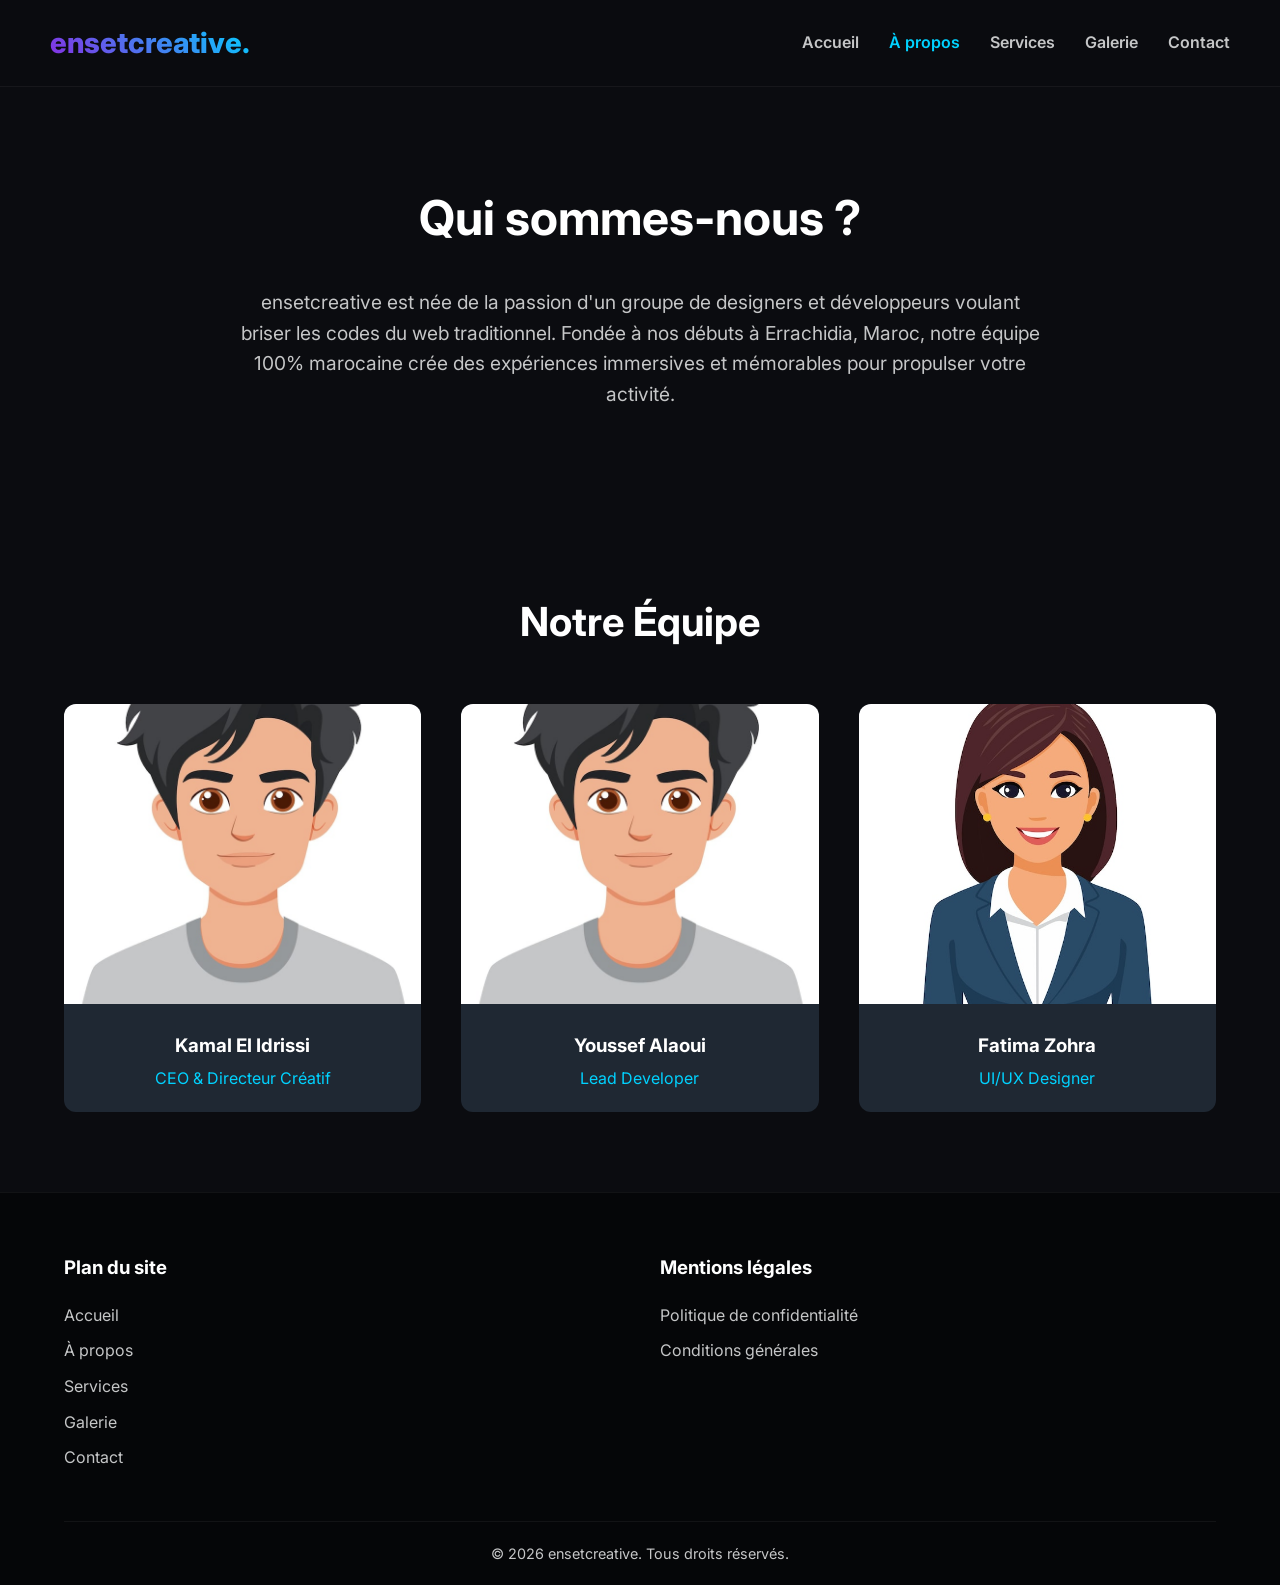
<file: pages/about.html>
<!doctype html>
<html lang="fr">
    <head>
        <meta charset="UTF-8" />
        <meta name="viewport" content="width=device-width, initial-scale=1.0" />
        <title>À propos | ensetcreative</title>
        <meta name="description" content="Découvrez l'équipe passionnée derrière ensetcreative." />
        <link rel="stylesheet" href="../css/style.css" />
    </head>
    <body>
        <header class="main-header">
            <a href="../index.html" class="logo">ensetcreative.</a>
            <nav class="main-nav">
                <ul>
                    <li><a href="../index.html">Accueil</a></li>
                    <li><a href="about.html" class="active">À propos</a></li>
                    <li><a href="services.html">Services</a></li>
                    <li><a href="gallery.html">Galerie</a></li>
                    <li><a href="contact.html">Contact</a></li>
                </ul>
            </nav>
        </header>

        <main>
            <section class="about-intro text-center">
                <h1>Qui sommes-nous ?</h1>
                <p style="text-align: center; max-width: 800px; margin: 0 auto; font-size: 1.2rem; margin-bottom: 20px">
                    ensetcreative est née de la passion d'un groupe de designers et développeurs voulant briser les codes du web traditionnel. Fondée à nos débuts à Errachidia, Maroc, notre équipe
                    100% marocaine crée des expériences immersives et mémorables pour propulser votre activité.
                </p>
            </section>

            <section class="team">
                <h2>Notre Équipe</h2>
                <div class="team-grid">
                    <!-- Utilisation de figure et figcaption -->
                    <figure class="team-member">
                        <img src="../images/team1.png" alt="Portrait du CEO" />
                        <figcaption>
                            <h3>Kamal El Idrissi</h3>
                            <p style="color: var(--secondary)">CEO & Directeur Créatif</p>
                        </figcaption>
                    </figure>
                    <figure class="team-member">
                        <img src="../images/team2.png" alt="Portrait du Lead Developer" />
                        <figcaption>
                            <h3>Youssef Alaoui</h3>
                            <p style="color: var(--secondary)">Lead Developer</p>
                        </figcaption>
                    </figure>
                    <figure class="team-member">
                        <img src="../images/team3.png" alt="Portrait du UI/UX Designer" />
                        <figcaption>
                            <h3>Fatima Zohra</h3>
                            <p style="color: var(--secondary)">UI/UX Designer</p>
                        </figcaption>
                    </figure>
                </div>
            </section>
        </main>

        <footer class="main-footer">
            <div class="footer-content">
                <div class="sitemap">
                    <h3>Plan du site</h3>
                    <ul>
                        <li><a href="../index.html">Accueil</a></li>
                        <li><a href="about.html">À propos</a></li>
                        <li><a href="services.html">Services</a></li>
                        <li><a href="gallery.html">Galerie</a></li>
                        <li><a href="contact.html">Contact</a></li>
                    </ul>
                </div>
                <div class="legal">
                    <h3>Mentions légales</h3>
                    <ul>
                        <li><a href="#">Politique de confidentialité</a></li>
                        <li><a href="#">Conditions générales</a></li>
                    </ul>
                </div>
            </div>
            <div class="footer-bottom">
                <p>&copy; <span class="footer-year">2026</span> ensetcreative. Tous droits réservés.</p>
            </div>
        </footer>
        <script src="../js/script.js"></script>
    </body>
</html>
</file>
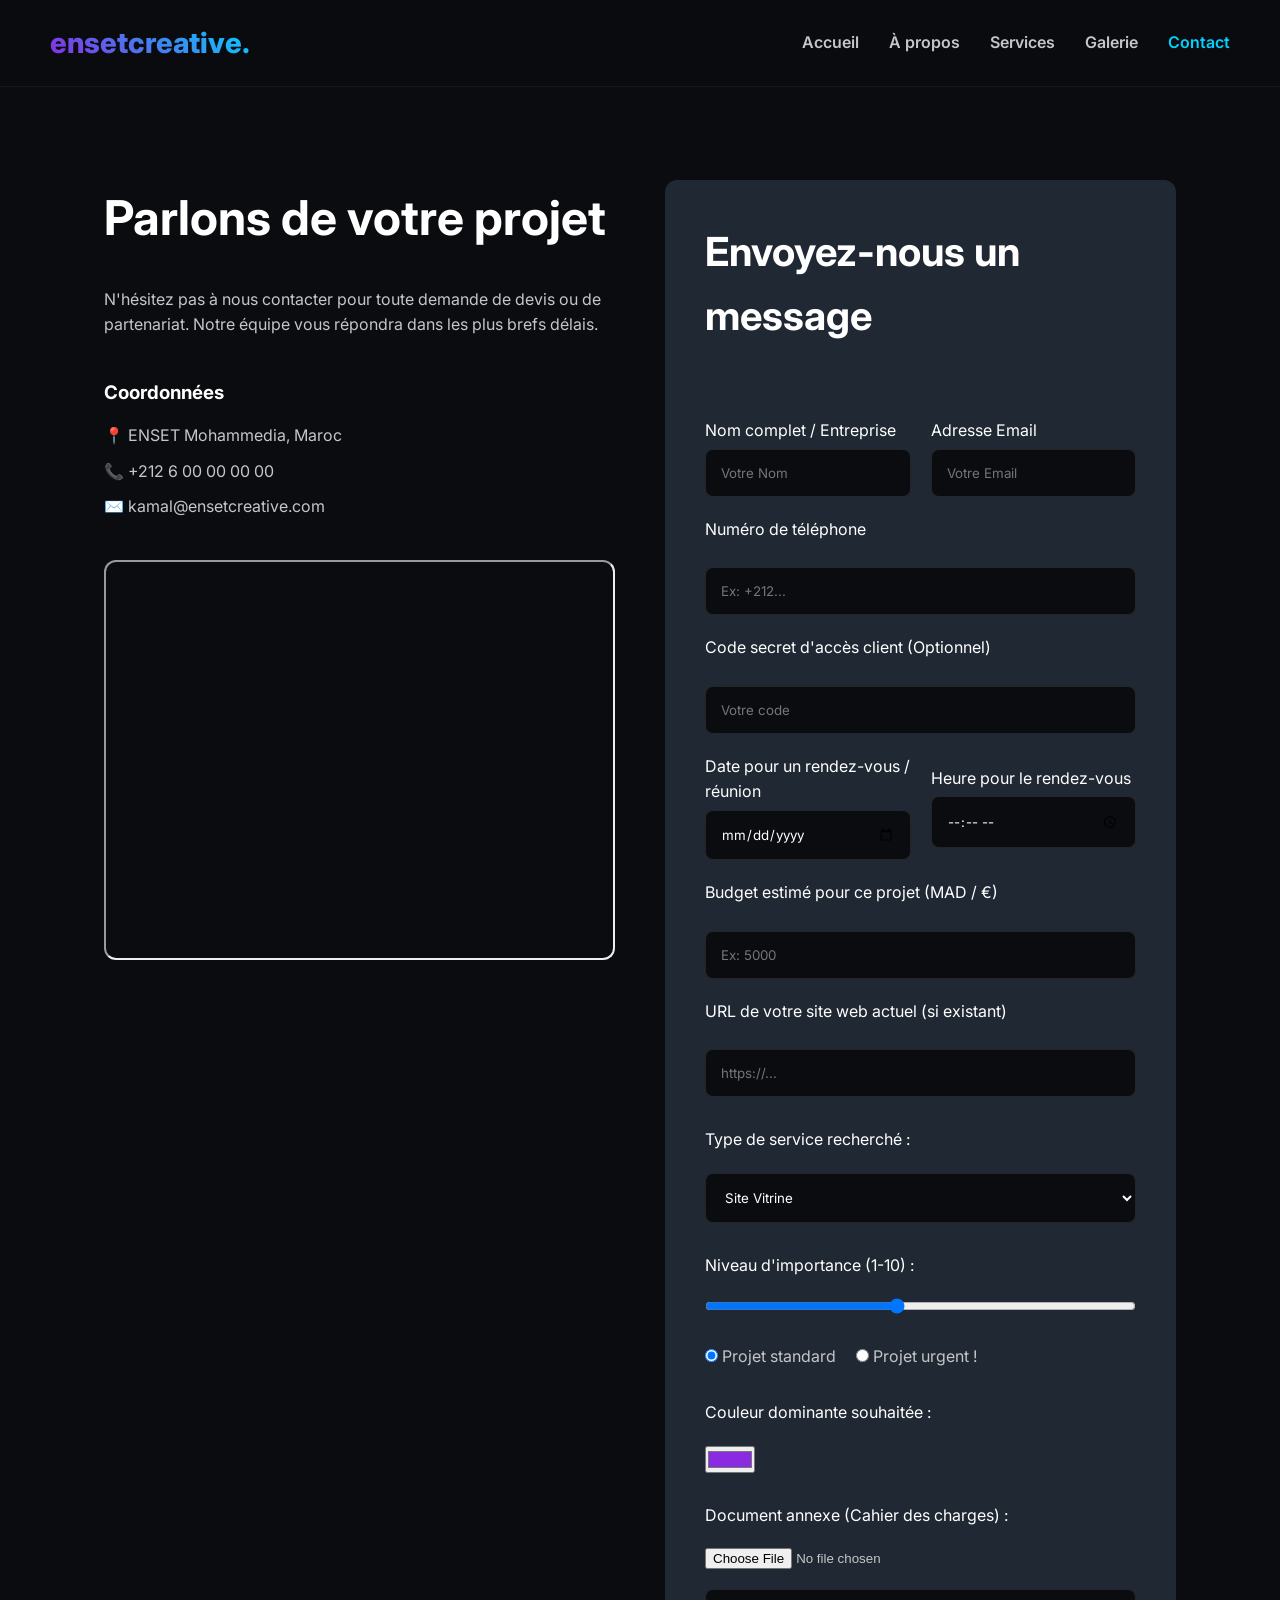
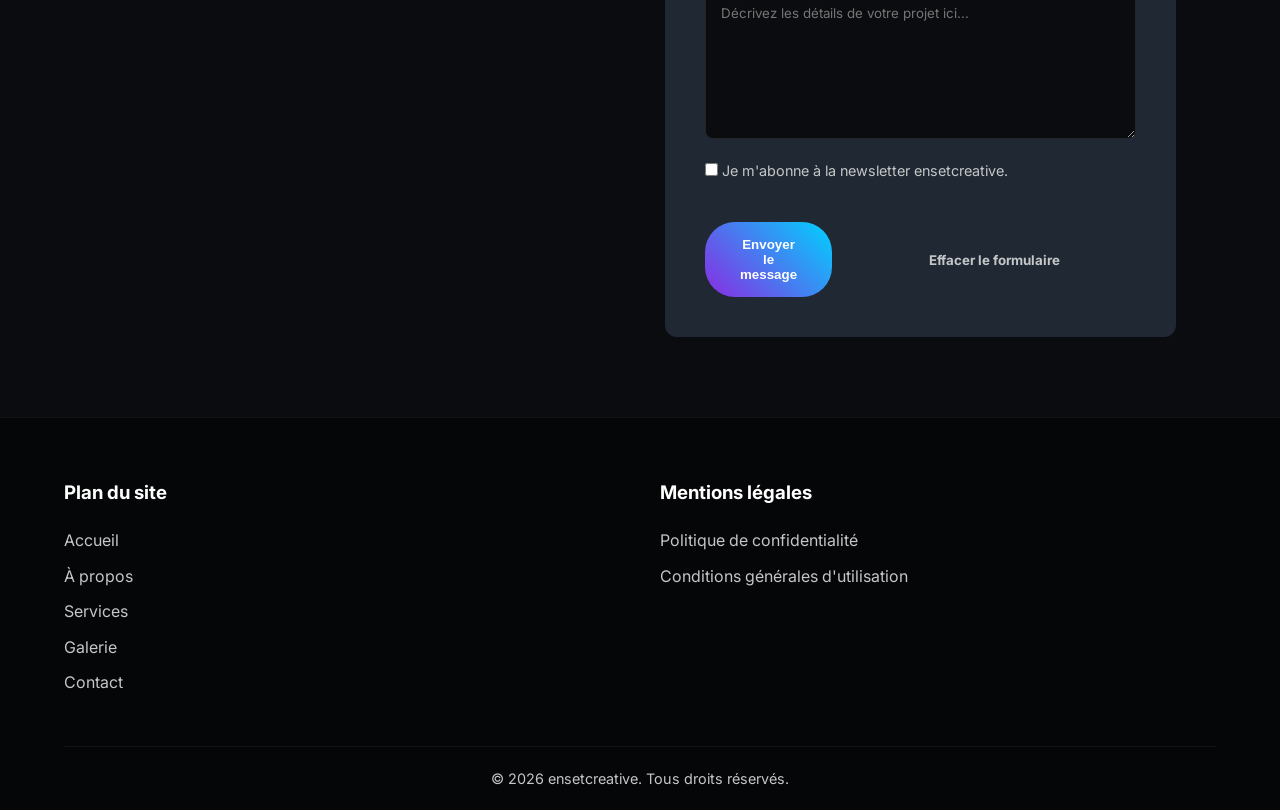
<file: pages/contact.html>
<!DOCTYPE html>
<html lang="fr">
<head>
    <meta charset="UTF-8">
    <meta name="viewport" content="width=device-width, initial-scale=1.0">
    <title>Contact | ensetcreative</title>
    <link rel="stylesheet" href="../css/style.css">
</head>
<body>
    <header class="main-header">
        <a href="../index.html" class="logo">ensetcreative.</a>
        <nav class="main-nav">
            <ul>
                <li><a href="../index.html">Accueil</a></li>
                <li><a href="about.html">À propos</a></li>
                <li><a href="services.html">Services</a></li>
                <li><a href="gallery.html">Galerie</a></li>
                <li><a href="contact.html" class="active">Contact</a></li>
            </ul>
        </nav>
    </header>

    <main>
        <section class="contact-section">
            <div class="contact-infos">
                <h1 style="text-align: left;">Parlons de votre projet</h1>
                <p>N'hésitez pas à nous contacter pour toute demande de devis ou de partenariat. Notre équipe vous répondra dans les plus brefs délais.</p>
                
                <div style="margin: 40px 0;">
                    <h3 style="color: var(--text-white); margin-bottom: 15px;">Coordonnées</h3>
                    <p style="margin-bottom: 10px;">📍 ENSET Mohammedia, Maroc</p>
                    <p style="margin-bottom: 10px;">📞 +212 6 00 00 00 00</p>
                    <p>✉️ kamal@ensetcreative.com</p>
                </div>

                <!-- iframe Google Maps -->
                <div class="map-container">
                    <iframe src="https://maps.google.com/maps?q=ENSET%20Mohammedia&t=&z=13&ie=UTF8&iwloc=&output=embed" allowfullscreen="" loading="lazy"></iframe>
                </div>
            </div>

            <div class="contact-form-wrapper">
                <!-- Formulaire contenant tous les inputs demandés -->
                <form action="#" method="POST" class="contact-form" enctype="multipart/form-data">
                    <h2 style="text-align: left;">Envoyez-nous un message</h2>
                    
                    <div class="form-group-inline">
                        <div style="flex: 1;">
                            <label for="nom" style="color: var(--text-white); display: block; margin-bottom: 5px;">Nom complet / Entreprise</label>
                            <input type="text" id="nom" name="nom" required placeholder="Votre Nom">
                        </div>
                        <div style="flex: 1;">
                            <label for="email" style="color: var(--text-white); display: block; margin-bottom: 5px;">Adresse Email</label>
                            <input type="email" id="email" name="email" required placeholder="Votre Email">
                        </div>
                    </div>
                    
                    <label for="phone" style="color: var(--text-white); display: block; margin-bottom: 5px;">Numéro de téléphone</label>
                    <input type="tel" id="phone" name="phone" placeholder="Ex: +212...">
                    
                    <label for="secret_code" style="color: var(--text-white); display: block; margin-bottom: 5px;">Code secret d'accès client (Optionnel)</label>
                    <input type="password" id="secret_code" name="secret_code" placeholder="Votre code">
                    
                    <div class="form-group-inline">
                        <div style="flex: 1;">
                            <label for="rendezvous_date" style="color: var(--text-white); display: block; margin-bottom: 5px;">Date pour un rendez-vous / réunion</label>
                            <input type="date" id="rendezvous_date" name="rendezvous_date" title="Date souhaitée pour un rendez-vous">
                        </div>
                        <div style="flex: 1;">
                            <label for="rendezvous_time" style="color: var(--text-white); display: block; margin-bottom: 5px;">Heure pour le rendez-vous</label>
                            <input type="time" id="rendezvous_time" name="rendezvous_time" title="Heure souhaitée">
                        </div>
                    </div>

                    <label for="budget" style="color: var(--text-white); display: block; margin-bottom: 5px;">Budget estimé pour ce projet (MAD / €)</label>
                    <input type="number" id="budget" name="budget" min="1000" step="500" placeholder="Ex: 5000">

                    <label for="website" style="color: var(--text-white); display: block; margin-bottom: 5px;">URL de votre site web actuel (si existant)</label>
                    <input type="url" id="website" name="website" placeholder="https://...">

                    <label style="color: var(--text-white); margin-top: 10px; display: block;">Type de service recherché :</label>
                    <select name="service_type">
                        <option value="vitrine">Site Vitrine</option>
                        <option value="ecommerce">E-commerce</option>
                        <option value="design">UI/UX Design</option>
                        <option value="seo">Audit SEO</option>
                    </select>

                    <label style="color: var(--text-white); margin-top: 10px;">Niveau d'importance (1-10) :</label>
                    <input type="range" name="importance" min="1" max="10" value="5">

                    <div style="display: flex; gap: 20px; color: var(--text-light); margin-top: 10px;">
                        <label><input type="radio" name="urgence" value="normale" checked> Projet standard</label>
                        <label><input type="radio" name="urgence" value="urgente"> Projet urgent !</label>
                    </div>

                    <label style="color: var(--text-white); margin-top: 10px;">Couleur dominante souhaitée :</label>
                    <input type="color" name="brand_color" value="#8a2be2">

                    <label style="color: var(--text-white); margin-top: 10px;">Document annexe (Cahier des charges) :</label>
                    <input type="file" name="attachment" accept=".pdf,.png,.jpg">

                    <textarea name="message" required placeholder="Décrivez les détails de votre projet ici..."></textarea>

                    <label style="color: var(--text-light); font-size: 0.9rem;">
                        <input type="checkbox" name="newsletter" value="yes"> Je m'abonne à la newsletter ensetcreative.
                    </label>

                    <div class="form-group-inline" style="margin-top: 20px;">
                        <button type="submit" class="btn" style="flex: 1;">Envoyer le message</button>
                        <input type="reset" value="Effacer le formulaire" class="btn" style="background: transparent; border: 1px solid var(--text-muted); color: var(--text-muted);">
                    </div>
                </form>
            </div>
        </section>
    </main>

    <footer class="main-footer">
        <div class="footer-content">
            <div class="sitemap">
                <h3>Plan du site</h3>
                <ul>
                    <li><a href="../index.html">Accueil</a></li>
                    <li><a href="about.html">À propos</a></li>
                    <li><a href="services.html">Services</a></li>
                    <li><a href="gallery.html">Galerie</a></li>
                    <li><a href="contact.html">Contact</a></li>
                </ul>
            </div>
            <div class="legal">
                <h3>Mentions légales</h3>
                <ul>
                    <li><a href="#">Politique de confidentialité</a></li>
                    <li><a href="#">Conditions générales d'utilisation</a></li>
                </ul>
            </div>
        </div>
        <div class="footer-bottom">
             <p>&copy; <span class="footer-year">2026</span> ensetcreative. Tous droits réservés.</p>
        </div>
    </footer>
    <script src="../js/script.js"></script>
</body>
</html>
</file>
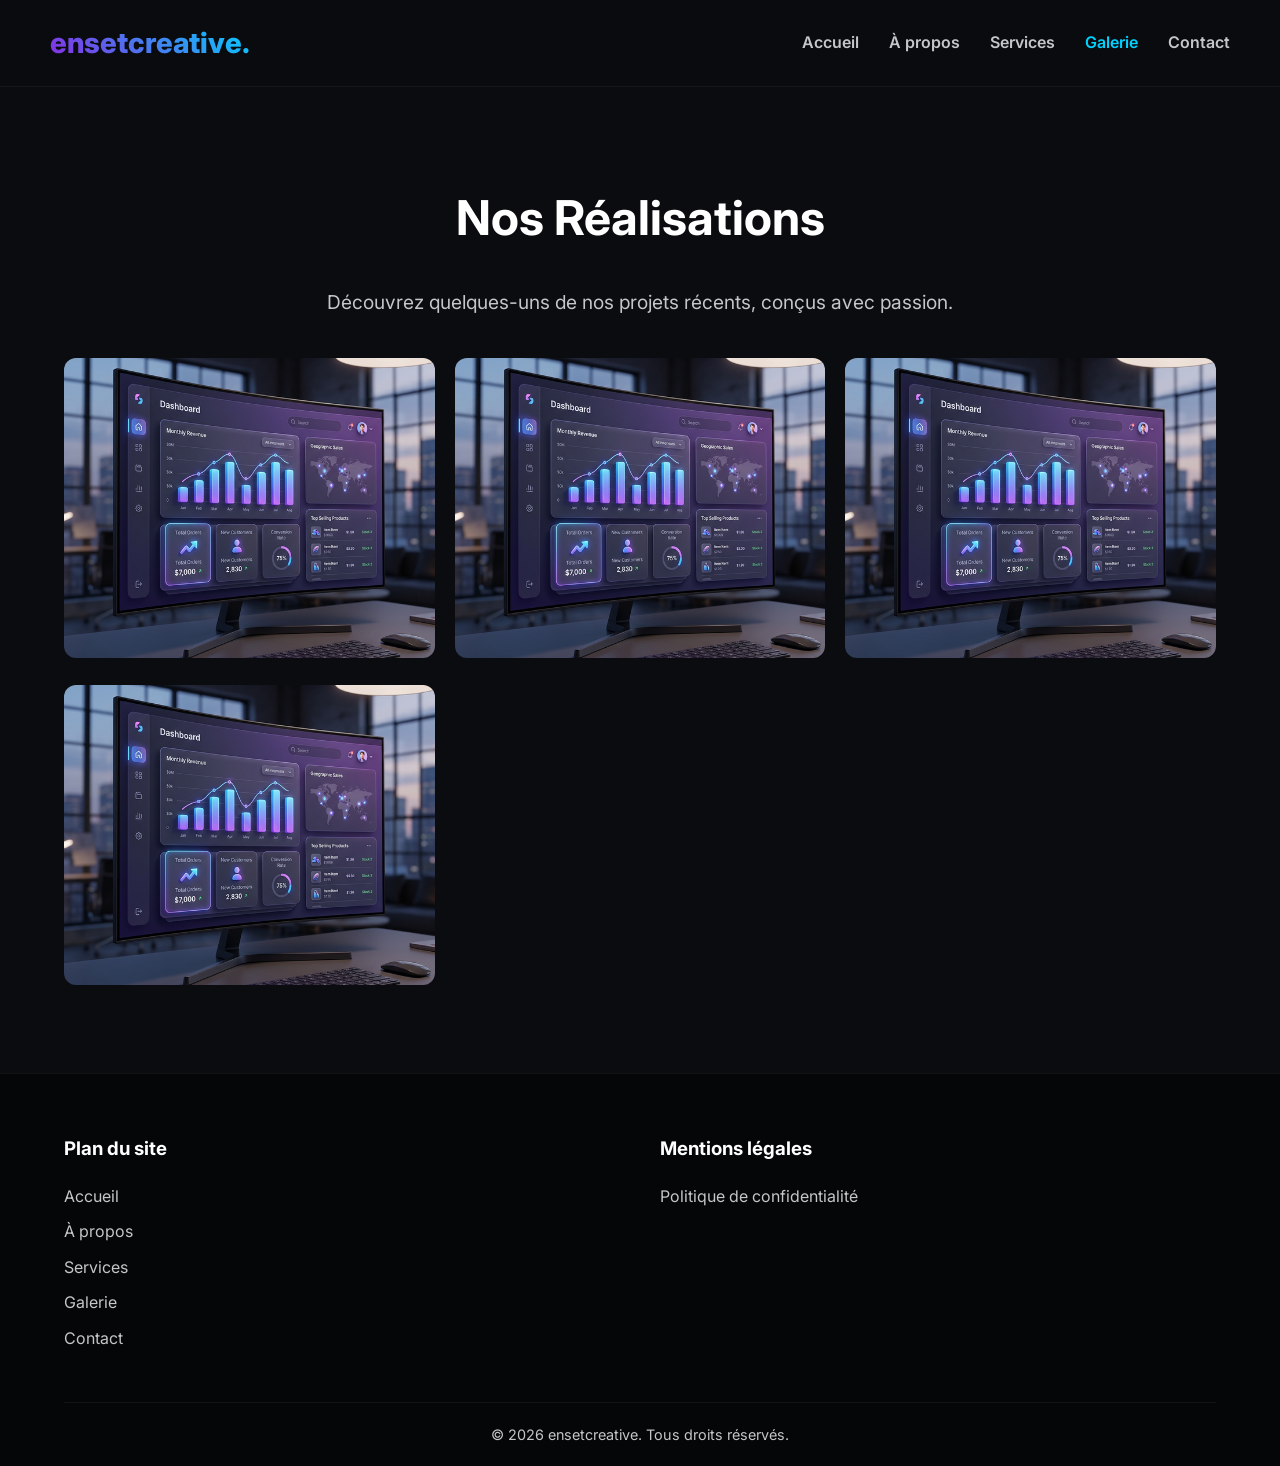
<file: pages/gallery.html>
<!DOCTYPE html>
<html lang="fr">
<head>
    <meta charset="UTF-8">
    <meta name="viewport" content="width=device-width, initial-scale=1.0">
    <title>Galerie | ensetcreative</title>
    <link rel="stylesheet" href="../css/style.css">
</head>
<body>
    <header class="main-header">
        <a href="../index.html" class="logo">ensetcreative.</a>
        <nav class="main-nav">
            <ul>
                <li><a href="../index.html">Accueil</a></li>
                <li><a href="about.html">À propos</a></li>
                <li><a href="services.html">Services</a></li>
                <li><a href="gallery.html" class="active">Galerie</a></li>
                <li><a href="contact.html">Contact</a></li>
            </ul>
        </nav>
    </header>

    <main>
        <section class="gallery">
            <h1>Nos Réalisations</h1>
            <p style="text-align: center; margin-bottom: 40px; font-size: 1.2rem;">Découvrez quelques-uns de nos projets récents, conçus avec passion.</p>
            
            <div class="gallery-grid">
                <!-- Images responsives avec srcset et picture -->
                <picture>
                    <source media="(min-width: 1200px)" srcset="../images/gal1-large.png">
                    <source media="(min-width: 600px)" srcset="../images/gal1-medium.png">
                    <img src="../images/gal1-small.png" alt="Maquette d'application mobile">
                </picture>

                <picture>
                    <source media="(min-width: 1200px)" srcset="../images/gal2-large.png">
                    <img src="../images/gal2-small.png" alt="Design de site e-commerce">
                </picture>

                <picture>
                    <source media="(min-width: 1200px)" srcset="../images/gal3-large.png">
                    <img src="../images/gal3-small.png" alt="Dashboard analytique sombre">
                </picture>

                <picture>
                    <source media="(min-width: 1200px)" srcset="../images/gal4-large.png">
                    <img src="../images/gal4-small.png" alt="Portfolio minimaliste">
                </picture>
            </div>
        </section>
    </main>

    <footer class="main-footer">
        <div class="footer-content">
            <div class="sitemap">
                <h3>Plan du site</h3>
                <ul>
                    <li><a href="../index.html">Accueil</a></li>
                    <li><a href="about.html">À propos</a></li>
                    <li><a href="services.html">Services</a></li>
                    <li><a href="gallery.html">Galerie</a></li>
                    <li><a href="contact.html">Contact</a></li>
                </ul>
            </div>
            <div class="legal">
                <h3>Mentions légales</h3>
                <ul>
                    <li><a href="#">Politique de confidentialité</a></li>
                </ul>
            </div>
        </div>
        <div class="footer-bottom">
             <p>&copy; <span class="footer-year">2026</span> ensetcreative. Tous droits réservés.</p>
        </div>
    </footer>
    <script src="../js/script.js"></script>
</body>
</html>
</file>
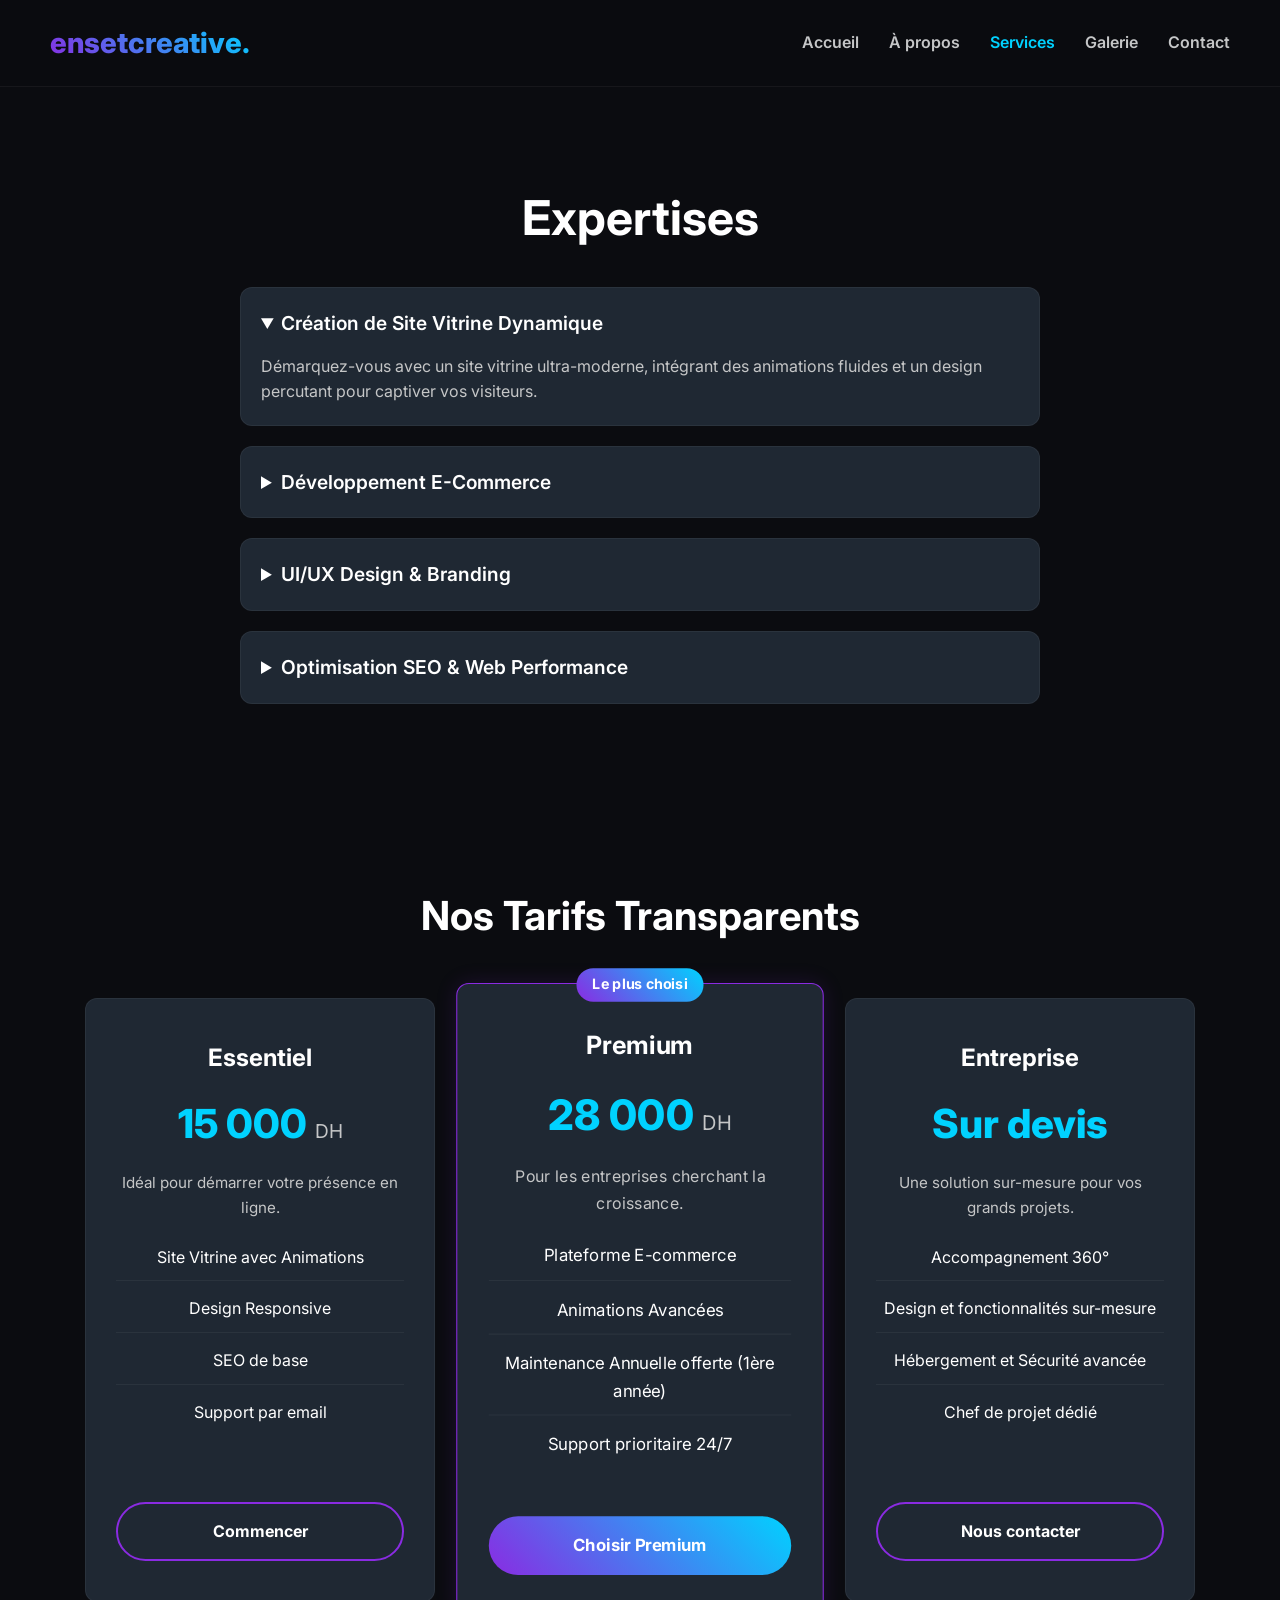
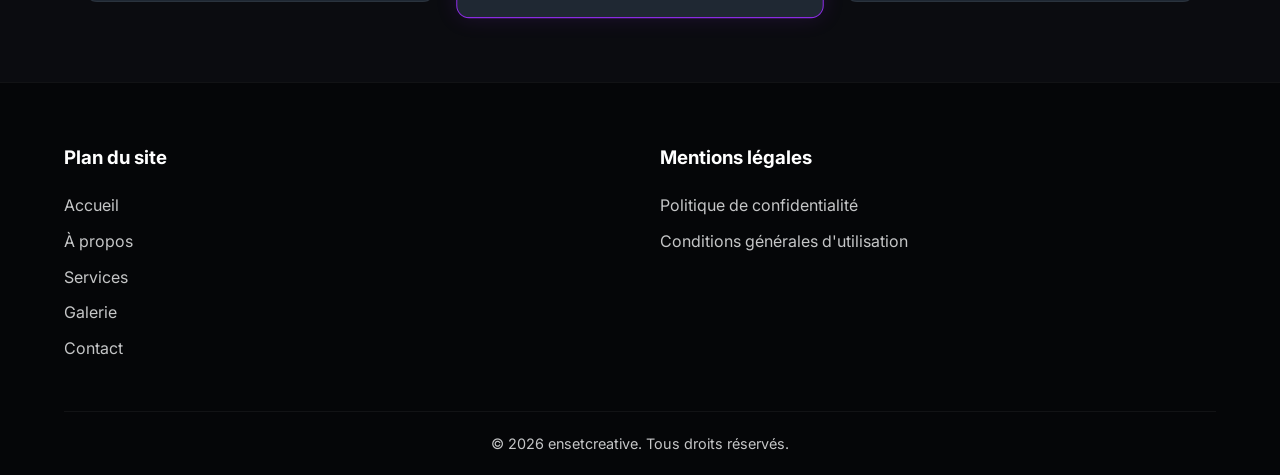
<file: pages/services.html>
<!DOCTYPE html>
<html lang="fr">
<head>
    <meta charset="UTF-8">
    <meta name="viewport" content="width=device-width, initial-scale=1.0">
    <title>Nos Services | ensetcreative</title>
    <link rel="stylesheet" href="../css/style.css">
</head>
<body>
    <header class="main-header">
        <a href="../index.html" class="logo">ensetcreative.</a>
        <nav class="main-nav">
            <ul>
                <li><a href="../index.html">Accueil</a></li>
                <li><a href="about.html">À propos</a></li>
                <li><a href="services.html" class="active">Services</a></li>
                <li><a href="gallery.html">Galerie</a></li>
                <li><a href="contact.html">Contact</a></li>
            </ul>
        </nav>
    </header>

    <main>
        <section class="services-list">
            <h1>Expertises</h1>
            <!-- details / summary -->
            <div style="max-width: 800px; margin: 0 auto;">
                <details open>
                    <summary>Création de Site Vitrine Dynamique</summary>
                    <p>Démarquez-vous avec un site vitrine ultra-moderne, intégrant des animations fluides et un design percutant pour captiver vos visiteurs.</p>
                </details>
                <details>
                    <summary>Développement E-Commerce</summary>
                    <p>Nous développons des boutiques en ligne optimisées pour la conversion, avec une gestion simplifiée et une expérience d'achat sécurisée.</p>
                </details>
                <details>
                    <summary>UI/UX Design & Branding</summary>
                    <p>Refonte de votre identité visuelle et conception d'interfaces utilisateur centrées sur l'expérience (UX) pour maximiser l'engagement.</p>
                </details>
                <details>
                    <summary>Optimisation SEO & Web Performance</summary>
                    <p>Améliorez votre visibilité sur Google et réduisez le temps de chargement de vos pages grâce à nos audits et optimisations techniques avancées.</p>
                </details>
            </div>
        </section>

        <section class="pricing">
            <h2>Nos Tarifs Transparents</h2>
            <div class="pricing-cards">
                <div class="pricing-card">
                    <h3>Essentiel</h3>
                    <div class="price">15 000 <span>DH</span></div>
                    <p class="desc">Idéal pour démarrer votre présence en ligne.</p>
                    <ul class="features">
                        <li>Site Vitrine avec Animations</li>
                        <li>Design Responsive</li>
                        <li>SEO de base</li>
                        <li>Support par email</li>
                    </ul>
                    <a href="contact.html" class="btn btn-outline">Commencer</a>
                </div>
                <div class="pricing-card popular">
                    <div class="popular-badge">Le plus choisi</div>
                    <h3>Premium</h3>
                    <div class="price">28 000 <span>DH</span></div>
                    <p class="desc">Pour les entreprises cherchant la croissance.</p>
                    <ul class="features">
                        <li>Plateforme E-commerce</li>
                        <li>Animations Avancées</li>
                        <li>Maintenance Annuelle offerte (1ère année)</li>
                        <li>Support prioritaire 24/7</li>
                    </ul>
                    <a href="contact.html" class="btn">Choisir Premium</a>
                </div>
                <div class="pricing-card">
                    <h3>Entreprise</h3>
                    <div class="price">Sur devis</div>
                    <p class="desc">Une solution sur-mesure pour vos grands projets.</p>
                    <ul class="features">
                        <li>Accompagnement 360°</li>
                        <li>Design et fonctionnalités sur-mesure</li>
                        <li>Hébergement et Sécurité avancée</li>
                        <li>Chef de projet dédié</li>
                    </ul>
                    <a href="contact.html" class="btn btn-outline">Nous contacter</a>
                </div>
            </div>
        </section>
    </main>

    <footer class="main-footer">
        <div class="footer-content">
            <div class="sitemap">
                <h3>Plan du site</h3>
                <ul>
                    <li><a href="../index.html">Accueil</a></li>
                    <li><a href="about.html">À propos</a></li>
                    <li><a href="services.html">Services</a></li>
                    <li><a href="gallery.html">Galerie</a></li>
                    <li><a href="contact.html">Contact</a></li>
                </ul>
            </div>
            <div class="legal">
                <h3>Mentions légales</h3>
                <ul>
                    <li><a href="#">Politique de confidentialité</a></li>
                    <li><a href="#">Conditions générales d'utilisation</a></li>
                </ul>
            </div>
        </div>
        <div class="footer-bottom">
            <p>&copy; <span class="footer-year">2026</span> ensetcreative. Tous droits réservés.</p>
        </div>
    </footer>
    <script src="../js/script.js"></script>
</body>
</html>
</file>
<file: css/style.css>
/* Google Fonts */
@import url('https://fonts.googleapis.com/css2?family=Inter:wght@300;400;600;800&display=swap');

:root {
  --primary: #8a2be2;
  --primary-hover: #9b4dca;
  --secondary: #00d2ff;
  --bg-dark: #0b0c10;
  --bg-card: #1f2833;
  --text-light: #c5c6c7;
  --text-white: #ffffff;
  --radius: 12px;
  --transition: 0.3s ease-in-out;
}

* {
  margin: 0;
  padding: 0;
  box-sizing: border-box;
}

body {
  font-family: 'Inter', sans-serif;
  background-color: var(--bg-dark);
  color: var(--text-light);
  line-height: 1.6;
}

/* Header & Nav */
.main-header {
  position: fixed;
  top: 0;
  width: 100%;
  padding: 20px 50px;
  display: flex;
  justify-content: space-between;
  align-items: center;
  background: rgba(11, 12, 16, 0.9);
  backdrop-filter: blur(10px);
  z-index: 1000;
  border-bottom: 1px solid rgba(255,255,255,0.05);
}

.logo {
  font-size: 1.8rem;
  font-weight: 800;
  color: var(--text-white);
  text-decoration: none;
  background: linear-gradient(45deg, var(--primary), var(--secondary));
  background-clip: text;
  -webkit-background-clip: text;
  -webkit-text-fill-color: transparent;
}

.main-nav ul {
  list-style: none;
  display: flex;
  gap: 30px;
}

.main-nav a {
  text-decoration: none;
  color: var(--text-light);
  font-weight: 600;
  transition: var(--transition);
}

.main-nav a:hover,
.main-nav a.active {
  color: var(--secondary);
}

/* Main Spacing */
main {
  padding-top: 100px;
  min-height: 80vh;
}

/* Hero Section */
.hero {
  position: relative;
  height: 90vh;
  display: flex;
  align-items: center;
  justify-content: center;
  text-align: center;
  overflow: hidden;
}

.hero picture, .hero img {
  position: absolute;
  top: 0;
  left: 0;
  width: 100%;
  height: 100%;
  object-fit: cover;
  z-index: -2;
  opacity: 0.4;
}

.hero::after {
  content: "";
  position: absolute;
  top: 0; left: 0; width: 100%; height: 100%;
  background: linear-gradient(to bottom, transparent, var(--bg-dark));
  z-index: -1;
}

.hero-content {
  max-width: 800px;
  padding: 20px;
  animation: fadeIn 1s ease-in-out;
}

@keyframes fadeIn {
  from { opacity: 0; transform: translateY(20px); }
  to { opacity: 1; transform: translateY(0); }
}

.hero-content h1 {
  font-size: 4rem;
  color: var(--text-white);
  margin-bottom: 20px;
  line-height: 1.1;
}

.hero-content p {
  font-size: 1.2rem;
  margin-bottom: 40px;
}

.btn {
  display: inline-block;
  padding: 15px 35px;
  background: linear-gradient(45deg, var(--primary), var(--secondary));
  color: #fff;
  text-decoration: none;
  font-weight: bold;
  border-radius: 30px;
  transition: var(--transition);
  border: none;
  cursor: pointer;
}

.btn:hover {
  transform: translateY(-3px);
  box-shadow: 0 10px 20px rgba(138, 43, 226, 0.4);
}

.btn-outline {
  background: transparent;
  border: 2px solid var(--primary);
  color: var(--text-white);
}

.btn-outline:hover {
  background: var(--primary);
  color: #fff;
}

/* General Sections */
section {
  padding: 80px 5%;
}

h2 {
  font-size: 2.5rem;
  color: var(--text-white);
  text-align: center;
  margin-bottom: 50px;
}

h1 {
  font-size: 3rem;
  color: var(--text-white);
  text-align: center;
  margin-bottom: 30px;
}

/* Vision Section */
.vision-promo {
  padding: 80px 5%;
}

.vision-content {
  display: flex;
  align-items: center;
  gap: 50px;
  max-width: 1200px;
  margin: 0 auto;
}

.vision-text {
  flex: 1;
}

.vision-text h2 {
  text-align: left;
  margin-bottom: 30px;
}

.vision-text p {
  font-size: 1.2rem;
  color: var(--text-light);
  line-height: 1.8;
}

.vision-image {
  flex: 1;
}

@media (max-width: 900px) {
  .vision-content {
    flex-direction: column;
    text-align: center;
  }
  .vision-text h2 {
    text-align: center;
  }
}

/* Grid layout */
.grid {
  display: grid;
  grid-template-columns: repeat(auto-fit, minmax(300px, 1fr));
  gap: 30px;
}

.card {
  background: var(--bg-card);
  padding: 30px;
  border-radius: var(--radius);
  text-align: center;
  transition: var(--transition);
  border: 1px solid rgba(255,255,255,0.05);
}

.card:hover {
  transform: translateY(-10px);
  border-color: var(--secondary);
}

/* About - Team */
.team-grid {
  display: grid;
  grid-template-columns: repeat(auto-fit, minmax(250px, 1fr));
  gap: 40px;
  max-width: 1200px;
  margin: 0 auto;
}

figure.team-member {
  background: var(--bg-card);
  border-radius: var(--radius);
  overflow: hidden;
  text-align: center;
  transition: var(--transition);
}

figure.team-member:hover {
  transform: translateY(-5px);
  box-shadow: 0 10px 30px rgba(0,0,0,0.5);
}

figure.team-member img {
  width: 100%;
  height: 300px;
  object-fit: cover;
}

figcaption {
  padding: 20px;
}

figcaption h3 {
  color: var(--text-white);
  margin-bottom: 5px;
}

/* Services - Details/Summary */
details {
  background: var(--bg-card);
  border-radius: var(--radius);
  margin-bottom: 20px;
  padding: 20px;
  cursor: pointer;
  border: 1px solid rgba(255,255,255,0.05);
  transition: var(--transition);
}

details:hover {
  border-color: var(--primary);
}

summary {
  font-size: 1.2rem;
  font-weight: 600;
  color: var(--text-white);
  outline: none;
}

details p {
  margin-top: 15px;
  color: var(--text-light);
}

/* Pricing Cards */
.pricing-cards {
  display: flex;
  flex-wrap: wrap;
  gap: 30px;
  justify-content: center;
  max-width: 1200px;
  margin: 0 auto;
}

.pricing-card {
  background: var(--bg-card);
  border: 1px solid rgba(255, 255, 255, 0.05);
  border-radius: var(--radius);
  padding: 40px 30px;
  width: 100%;
  max-width: 350px;
  text-align: center;
  transition: var(--transition);
  position: relative;
  display: flex;
  flex-direction: column;
}

.pricing-card:hover {
  transform: translateY(-10px);
  border-color: var(--primary);
  box-shadow: 0 15px 30px rgba(138, 43, 226, 0.2);
}

.pricing-card.popular {
  border-color: var(--primary);
  box-shadow: 0 0 20px rgba(138, 43, 226, 0.15);
  transform: scale(1.05);
}

.pricing-card.popular:hover {
  transform: scale(1.05) translateY(-10px);
}

.popular-badge {
  position: absolute;
  top: -15px;
  left: 50%;
  transform: translateX(-50%);
  background: linear-gradient(45deg, var(--primary), var(--secondary));
  color: #fff;
  padding: 5px 15px;
  border-radius: 20px;
  font-size: 0.85rem;
  font-weight: bold;
  white-space: nowrap;
}

.pricing-card h3 {
  color: var(--text-white);
  font-size: 1.5rem;
  margin-bottom: 15px;
}

.pricing-card .price {
  font-size: 2.5rem;
  color: var(--secondary);
  font-weight: 800;
  margin-bottom: 15px;
}

.pricing-card .price span {
  font-size: 1.2rem;
  color: var(--text-light);
  font-weight: 400;
}

.pricing-card .desc {
  color: var(--text-light);
  margin-bottom: 25px;
  font-size: 0.95rem;
  min-height: 45px;
}

.pricing-card .features {
  list-style: none;
  margin-bottom: 30px;
  flex-grow: 1;
}

.pricing-card .features li {
  margin-bottom: 15px;
  color: var(--text-white);
  border-bottom: 1px solid rgba(255, 255, 255, 0.05);
  padding-bottom: 10px;
}

.pricing-card .features li:last-child {
  border-bottom: none;
}

/* Gallery */
.gallery-grid {
  display: grid;
  grid-template-columns: repeat(auto-fit, minmax(300px, 1fr));
  gap: 20px;
  max-width: 1200px;
  margin: 0 auto;
}

.gallery-grid picture img {
  width: 100%;
  height: 300px;
  object-fit: cover;
  border-radius: var(--radius);
  transition: var(--transition);
  cursor: pointer;
}

.gallery-grid picture img:hover {
  transform: scale(1.05);
  filter: brightness(1.2);
}

/* Contact Form */
.contact-section {
  display: grid;
  grid-template-columns: 1fr 1fr;
  gap: 50px;
  max-width: 1200px;
  margin: 0 auto;
}

@media (max-width: 768px) {
  .contact-section { grid-template-columns: 1fr; }
  .main-header { flex-direction: column; gap: 15px; padding: 15px; }
  .main-nav ul { flex-wrap: wrap; justify-content: center; }
  .hero-content h1 { font-size: 2.5rem; }
}

.contact-form {
  background: var(--bg-card);
  padding: 40px;
  border-radius: var(--radius);
  display: flex;
  flex-direction: column;
  gap: 20px;
}

.contact-form input:not([type="radio"]):not([type="checkbox"]):not([type="color"]):not([type="range"]):not([type="file"]),
.contact-form select,
.contact-form textarea {
  width: 100%;
  padding: 15px;
  background: var(--bg-dark);
  border: 1px solid rgba(255,255,255,0.1);
  color: #fff;
  border-radius: 8px;
  font-family: inherit;
}

.contact-form input:focus, .contact-form select:focus, .contact-form textarea:focus {
  outline: none;
  border-color: var(--secondary);
}

.contact-form textarea {
  min-height: 150px;
  resize: vertical;
}

.form-group-inline {
  display: flex;
  gap: 20px;
  align-items: center;
}

.map-container iframe {
  width: 100%;
  height: 100%;
  min-height: 400px;
  border-radius: var(--radius);
}

/* Footer */
.main-footer {
  background: #050608;
  padding: 60px 5% 20px;
  border-top: 1px solid rgba(255,255,255,0.05);
}

.footer-content {
  display: grid;
  grid-template-columns: repeat(auto-fit, minmax(200px, 1fr));
  gap: 40px;
  margin-bottom: 40px;
  max-width: 1200px;
  margin-left: auto;
  margin-right: auto;
}

.footer-content h3 {
  color: var(--text-white);
  margin-bottom: 20px;
}

.footer-content ul {
  list-style: none;
}

.footer-content a {
  color: var(--text-light);
  text-decoration: none;
  display: block;
  margin-bottom: 10px;
  transition: var(--transition);
}

.footer-content a:hover {
  color: var(--secondary);
}

.footer-bottom {
  text-align: center;
  padding-top: 20px;
  border-top: 1px solid rgba(255,255,255,0.05);
  font-size: 0.9rem;
}
</file>
